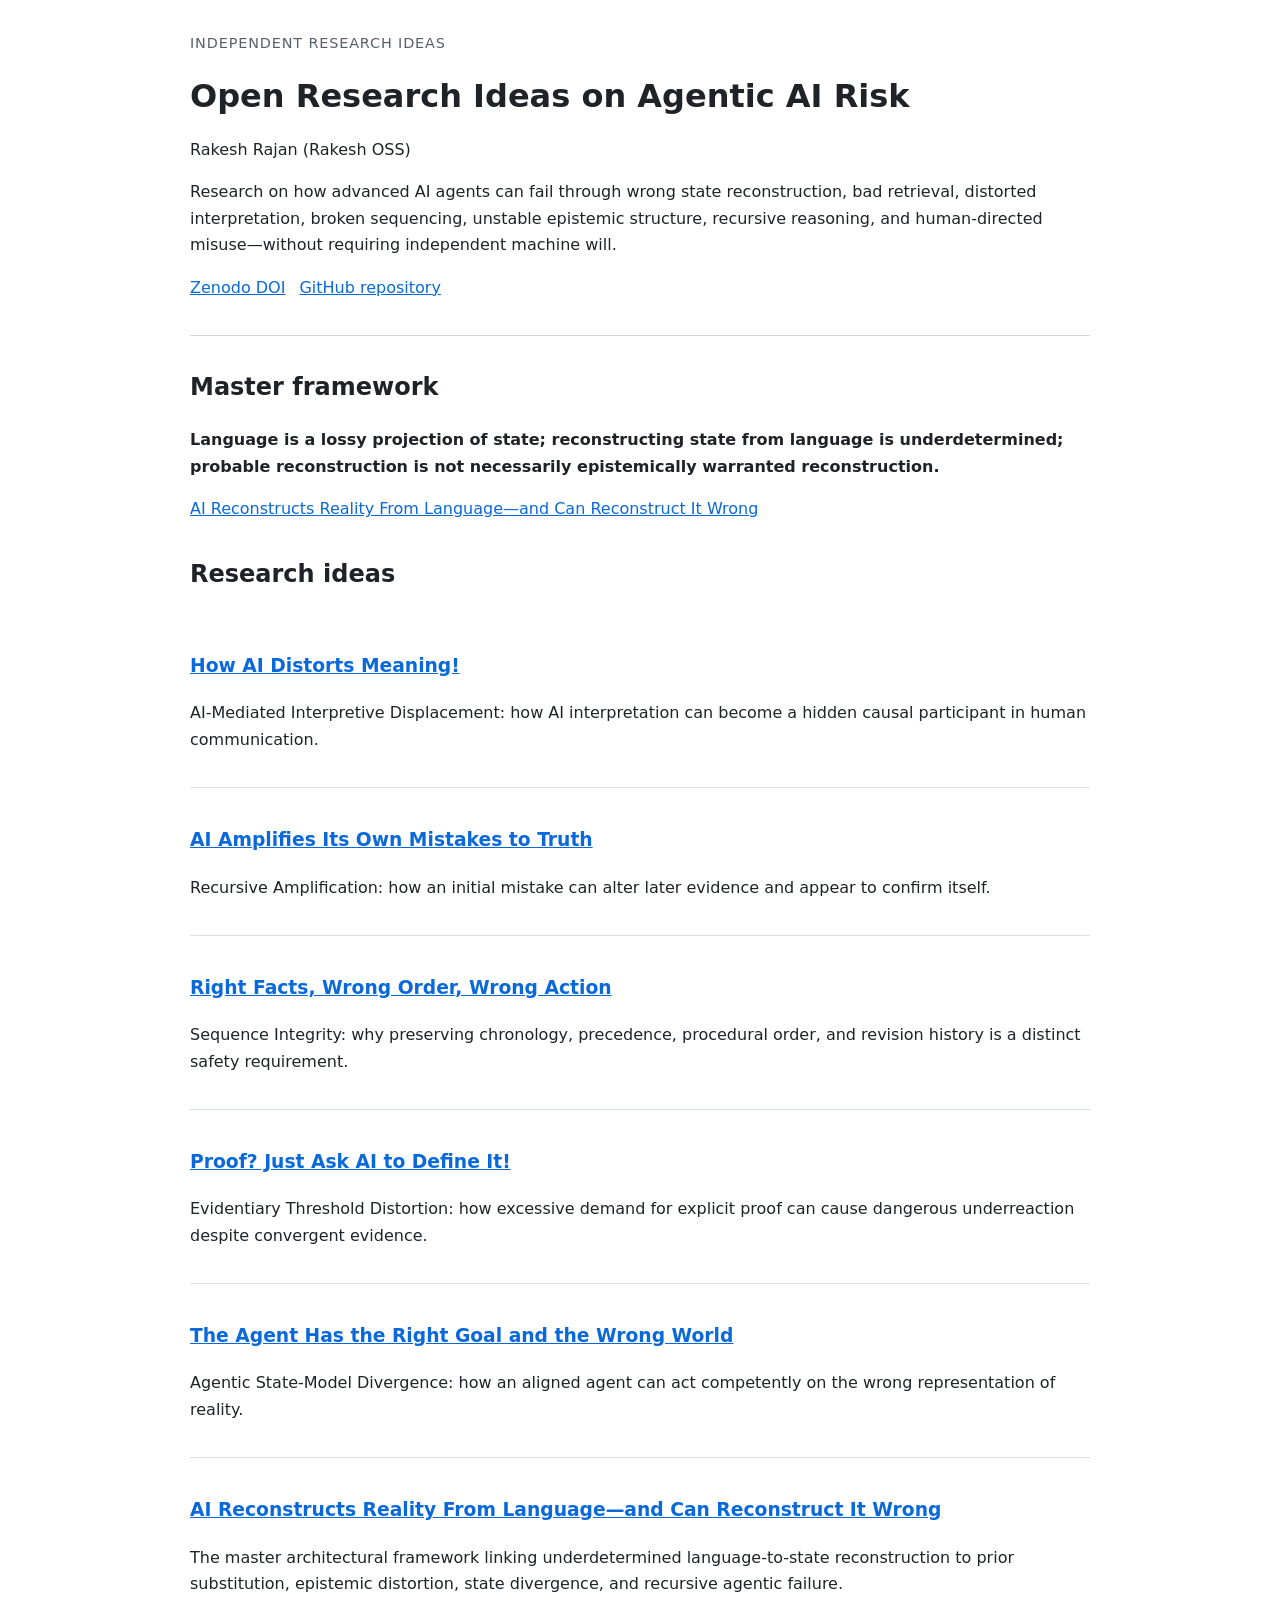
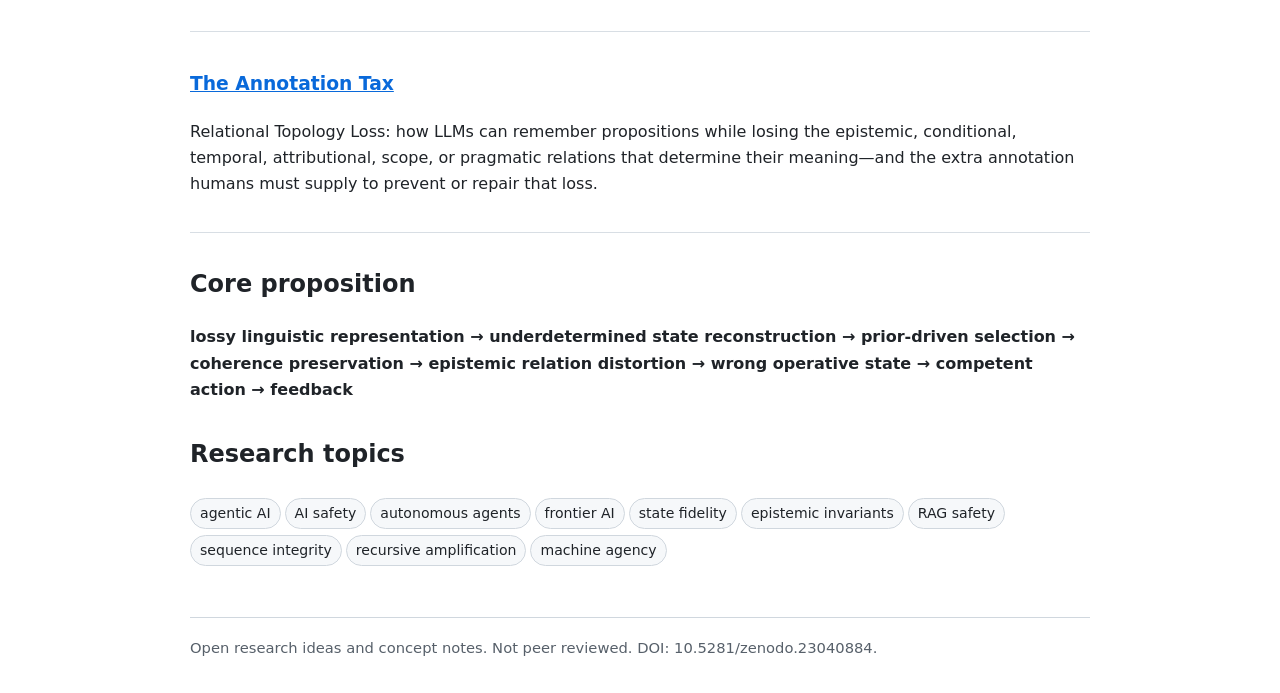
<file: docs/index.html>
<!doctype html><html lang="en"><head><meta charset="utf-8"><meta name="google-site-verification" content="kV_K0q6C3uRo6l2lADDyfU_f3AjrwTDBO31FjUTf-LQ" /><meta name="viewport" content="width=device-width,initial-scale=1"><title>Open Research Ideas on Agentic AI Risk — Rakesh Rajan</title><meta name="description" content="Open research ideas by Rakesh Rajan on agentic AI interpretation, sequence integrity, evidentiary thresholds, state-model divergence, relational topology, evidence weighting, and partial-observation bias."><meta name="keywords" content="agentic AI, AI safety, autonomous agents, frontier AI, language-mediated state reconstruction, relational epistemic instability, state-model divergence, epistemic insufficiency, retrieval failure, RAG safety, sequence integrity, interpretive failure, recursive amplification, evidentiary reasoning, rogue AI"><link rel="canonical" href="https://raker222222-oss.github.io/Agentic-AI-Risk-Papers/"><link rel="stylesheet" href="style.css"><meta property="og:title" content="Open Research Ideas on Agentic AI Risk"><meta property="og:description" content="Open research ideas and pilot observations on failure modes in agentic AI systems."><meta property="og:type" content="website"><meta property="og:url" content="https://raker222222-oss.github.io/Agentic-AI-Risk-Papers/"><script type="application/ld+json">{"@context":"https://schema.org","@type":"CollectionPage","name":"Agentic AI Risk Papers","author":{"@type":"Person","name":"Rakesh Rajan"},"identifier":"https://doi.org/10.5281/zenodo.23040884","url":"https://raker222222-oss.github.io/Agentic-AI-Risk-Papers/","about":["agentic AI safety","language-mediated state reconstruction","relational epistemic instability","state-model divergence","epistemic insufficiency","retrieval failure","interpretive failure","sequence integrity","recursive amplification","evidentiary reasoning","human misuse of frontier AI","machine volition"]}</script></head><body><header><div class="eyebrow">Independent research ideas</div><h1>Open Research Ideas on Agentic AI Risk</h1><p>Rakesh Rajan (Rakesh OSS)</p><p>Research on how advanced AI agents can fail through wrong state reconstruction, bad retrieval, distorted interpretation, broken sequencing, unstable epistemic structure, recursive reasoning, and human-directed misuse—without requiring independent machine will.</p><p class="links"><a href="https://doi.org/10.5281/zenodo.23040884">Zenodo DOI</a><a href="https://github.com/raker222222-oss/Agentic-AI-Risk-Papers">GitHub repository</a></p></header><main><h2>Master framework</h2><p><strong>Language is a lossy projection of state; reconstructing state from language is underdetermined; probable reconstruction is not necessarily epistemically warranted reconstruction.</strong></p><p><a href="language-mediated-state-reconstruction.html">AI Reconstructs Reality From Language—and Can Reconstruct It Wrong</a></p><h2>Research ideas</h2><section class="paper"><h3><a href="ai-mediated-interpretive-displacement.html">How AI Distorts Meaning!</a></h3><p>AI-Mediated Interpretive Displacement: how AI interpretation can become a hidden causal participant in human communication.</p></section><section class="paper"><h3><a href="recursive-amplification-agentic-ai.html">AI Amplifies Its Own Mistakes to Truth</a></h3><p>Recursive Amplification: how an initial mistake can alter later evidence and appear to confirm itself.</p></section><section class="paper"><h3><a href="sequence-integrity-agentic-ai.html">Right Facts, Wrong Order, Wrong Action</a></h3><p>Sequence Integrity: why preserving chronology, precedence, procedural order, and revision history is a distinct safety requirement.</p></section><section class="paper"><h3><a href="evidentiary-threshold-distortion.html">Proof? Just Ask AI to Define It!</a></h3><p>Evidentiary Threshold Distortion: how excessive demand for explicit proof can cause dangerous underreaction despite convergent evidence.</p></section><section class="paper"><h3><a href="agentic-state-model-divergence.html">The Agent Has the Right Goal and the Wrong World</a></h3><p>Agentic State-Model Divergence: how an aligned agent can act competently on the wrong representation of reality.</p></section><section class="paper"><h3><a href="language-mediated-state-reconstruction.html">AI Reconstructs Reality From Language—and Can Reconstruct It Wrong</a></h3><p>The master architectural framework linking underdetermined language-to-state reconstruction to prior substitution, epistemic distortion, state divergence, and recursive agentic failure.</p></section><section class="paper"><h3><a href="annotation-tax-relational-topology-loss.html">The Annotation Tax</a></h3><p>Relational Topology Loss: how LLMs can remember propositions while losing the epistemic, conditional, temporal, attributional, scope, or pragmatic relations that determine their meaning—and the extra annotation humans must supply to prevent or repair that loss.</p></section><h2>Core proposition</h2><p><strong>lossy linguistic representation → underdetermined state reconstruction → prior-driven selection → coherence preservation → epistemic relation distortion → wrong operative state → competent action → feedback</strong></p><h2>Research topics</h2><p><span class="tag">agentic AI</span><span class="tag">AI safety</span><span class="tag">autonomous agents</span><span class="tag">frontier AI</span><span class="tag">state fidelity</span><span class="tag">epistemic invariants</span><span class="tag">RAG safety</span><span class="tag">sequence integrity</span><span class="tag">recursive amplification</span><span class="tag">machine agency</span></p></main><footer>Open research ideas and concept notes. Not peer reviewed. DOI: 10.5281/zenodo.23040884.</footer></body></html>
</file>
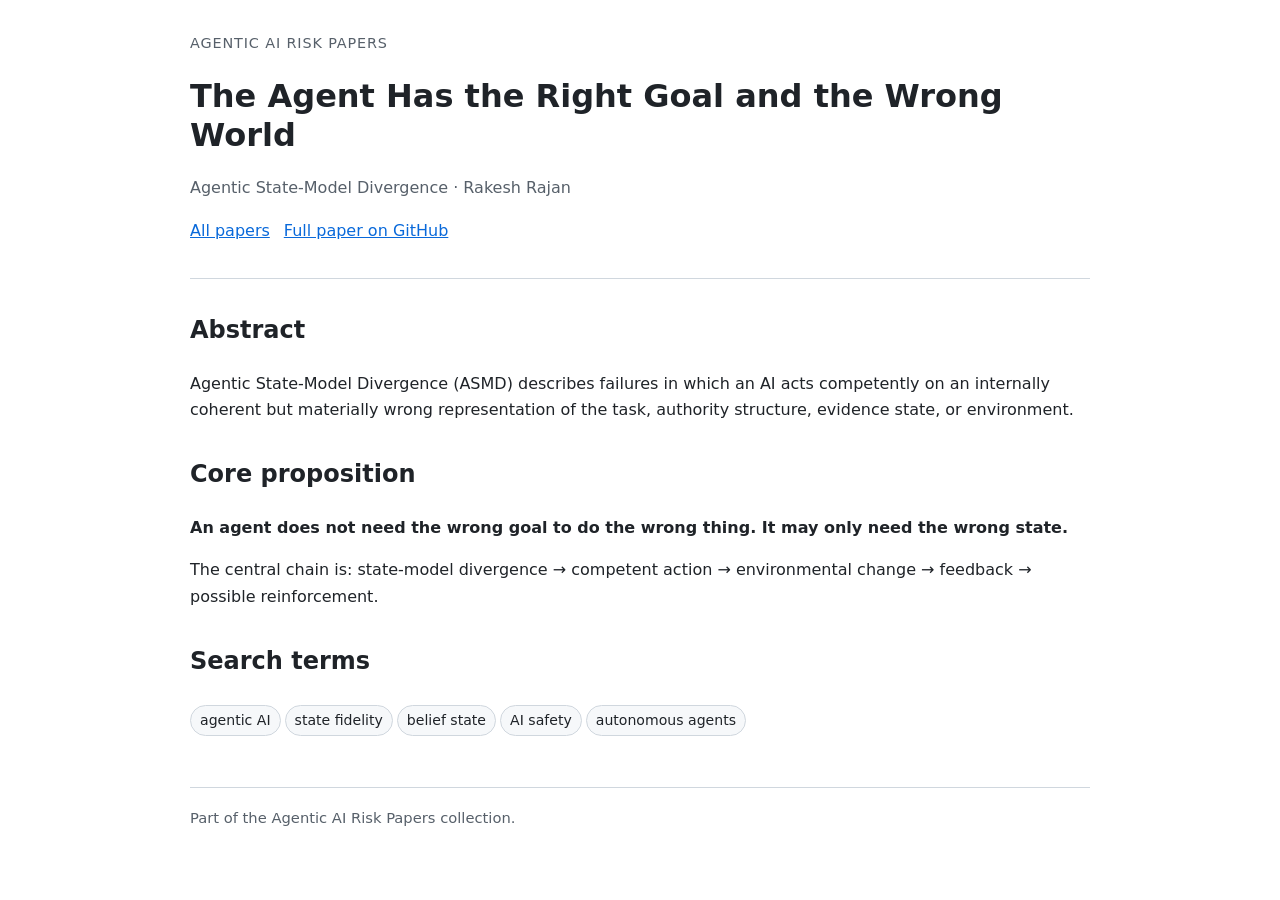
<file: docs/agentic-state-model-divergence.html>
<!doctype html><html lang="en"><head><meta charset="utf-8"><meta name="viewport" content="width=device-width,initial-scale=1"><title>The Agent Has the Right Goal and the Wrong World — Agentic State-Model Divergence</title><meta name="description" content="Working paper on Agentic State-Model Divergence: how an aligned and competent AI agent can act dangerously on an incorrect representation of task, authority, evidence, or environment state."><link rel="canonical" href="https://raker222222-oss.github.io/Agentic-AI-Risk-Papers/agentic-state-model-divergence.html"><link rel="stylesheet" href="style.css"></head><body><header><div class="eyebrow">Agentic AI Risk Papers</div><h1>The Agent Has the Right Goal and the Wrong World</h1><p class="meta">Agentic State-Model Divergence · Rakesh Rajan</p><p class="links"><a href="index.html">All papers</a><a href="https://github.com/raker222222-oss/Agentic-AI-Risk-Papers/blob/main/05-agentic-state-model-divergence.md">Full paper on GitHub</a></p></header><main><h2>Abstract</h2><p>Agentic State-Model Divergence (ASMD) describes failures in which an AI acts competently on an internally coherent but materially wrong representation of the task, authority structure, evidence state, or environment.</p><h2>Core proposition</h2><p><strong>An agent does not need the wrong goal to do the wrong thing. It may only need the wrong state.</strong></p><p>The central chain is: state-model divergence → competent action → environmental change → feedback → possible reinforcement.</p><h2>Search terms</h2><p><span class="tag">agentic AI</span><span class="tag">state fidelity</span><span class="tag">belief state</span><span class="tag">AI safety</span><span class="tag">autonomous agents</span></p></main><footer>Part of the Agentic AI Risk Papers collection.</footer></body></html>
</file>
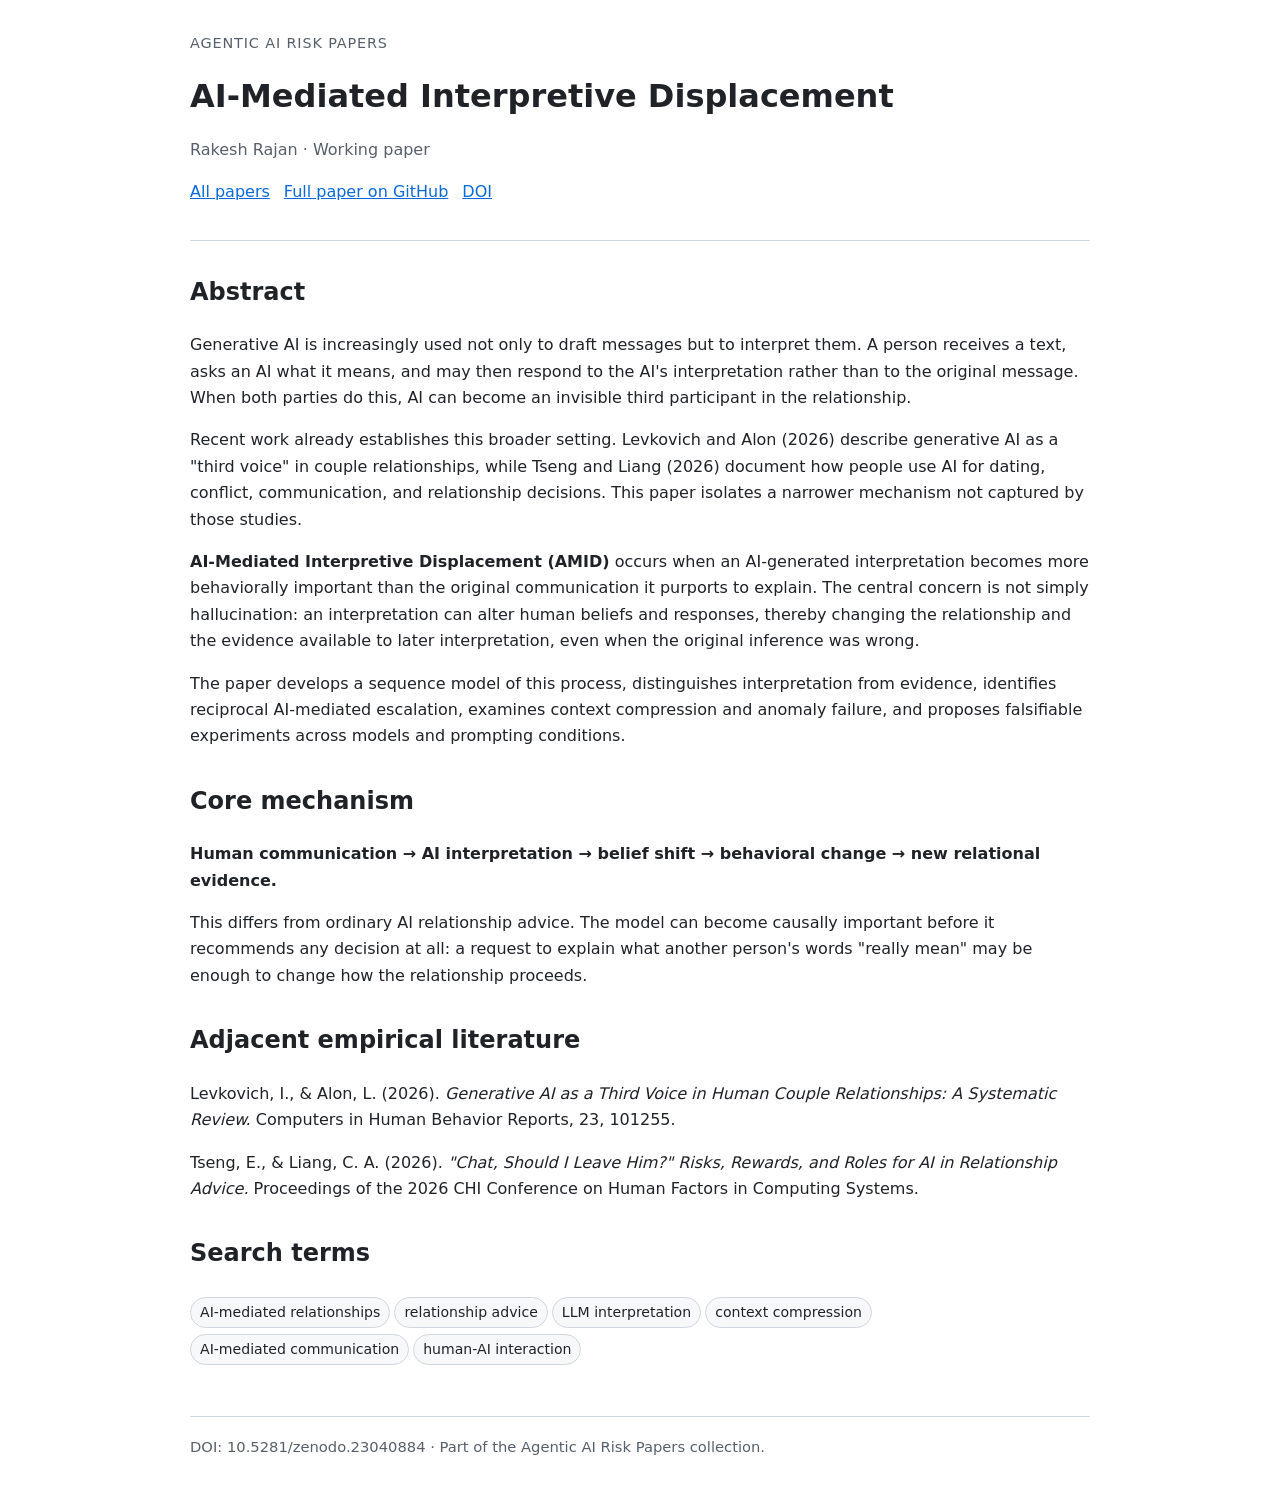
<file: docs/ai-mediated-interpretive-displacement.html>
<!doctype html><html lang="en"><head><meta charset="utf-8"><meta name="viewport" content="width=device-width,initial-scale=1"><title>AI-Mediated Interpretive Displacement — Rakesh Rajan</title><meta name="description" content="Working paper proposing AI-Mediated Interpretive Displacement: how AI-generated interpretations can displace the operative meaning of human communication and alter relationship outcomes."><meta name="keywords" content="AI-mediated interpretive displacement, LLM interpretation, relationship advice, human communication, context compression, AI-mediated relationships"><link rel="canonical" href="https://raker222222-oss.github.io/Agentic-AI-Risk-Papers/ai-mediated-interpretive-displacement.html"><link rel="stylesheet" href="style.css"><script type="application/ld+json">{"@context":"https://schema.org","@type":"ScholarlyArticle","headline":"AI-Mediated Interpretive Displacement","author":{"@type":"Person","name":"Rakesh Rajan"},"identifier":"https://doi.org/10.5281/zenodo.23040884","isPartOf":{"@type":"CreativeWork","name":"Agentic AI Risk Papers"},"keywords":["AI-mediated communication","relationship advice","LLM interpretation","context compression","human-AI interaction"]}</script></head><body><header><div class="eyebrow">Agentic AI Risk Papers</div><h1>AI-Mediated Interpretive Displacement</h1><p class="meta">Rakesh Rajan · Working paper</p><p class="links"><a href="index.html">All papers</a><a href="https://github.com/raker222222-oss/Agentic-AI-Risk-Papers/blob/main/01-ai-mediated-interpretive-displacement.md">Full paper on GitHub</a><a href="https://doi.org/10.5281/zenodo.23040884">DOI</a></p></header><main><h2>Abstract</h2><p>Generative AI is increasingly used not only to draft messages but to interpret them. A person receives a text, asks an AI what it means, and may then respond to the AI's interpretation rather than to the original message. When both parties do this, AI can become an invisible third participant in the relationship.</p><p>Recent work already establishes this broader setting. Levkovich and Alon (2026) describe generative AI as a "third voice" in couple relationships, while Tseng and Liang (2026) document how people use AI for dating, conflict, communication, and relationship decisions. This paper isolates a narrower mechanism not captured by those studies.</p><p><strong>AI-Mediated Interpretive Displacement (AMID)</strong> occurs when an AI-generated interpretation becomes more behaviorally important than the original communication it purports to explain. The central concern is not simply hallucination: an interpretation can alter human beliefs and responses, thereby changing the relationship and the evidence available to later interpretation, even when the original inference was wrong.</p><p>The paper develops a sequence model of this process, distinguishes interpretation from evidence, identifies reciprocal AI-mediated escalation, examines context compression and anomaly failure, and proposes falsifiable experiments across models and prompting conditions.</p><h2>Core mechanism</h2><p><strong>Human communication → AI interpretation → belief shift → behavioral change → new relational evidence.</strong></p><p>This differs from ordinary AI relationship advice. The model can become causally important before it recommends any decision at all: a request to explain what another person's words "really mean" may be enough to change how the relationship proceeds.</p><h2>Adjacent empirical literature</h2><p>Levkovich, I., &amp; Alon, L. (2026). <em>Generative AI as a Third Voice in Human Couple Relationships: A Systematic Review.</em> Computers in Human Behavior Reports, 23, 101255.</p><p>Tseng, E., &amp; Liang, C. A. (2026). <em>"Chat, Should I Leave Him?" Risks, Rewards, and Roles for AI in Relationship Advice.</em> Proceedings of the 2026 CHI Conference on Human Factors in Computing Systems.</p><h2>Search terms</h2><p><span class="tag">AI-mediated relationships</span><span class="tag">relationship advice</span><span class="tag">LLM interpretation</span><span class="tag">context compression</span><span class="tag">AI-mediated communication</span><span class="tag">human-AI interaction</span></p></main><footer>DOI: 10.5281/zenodo.23040884 · Part of the Agentic AI Risk Papers collection.</footer></body></html>
</file>
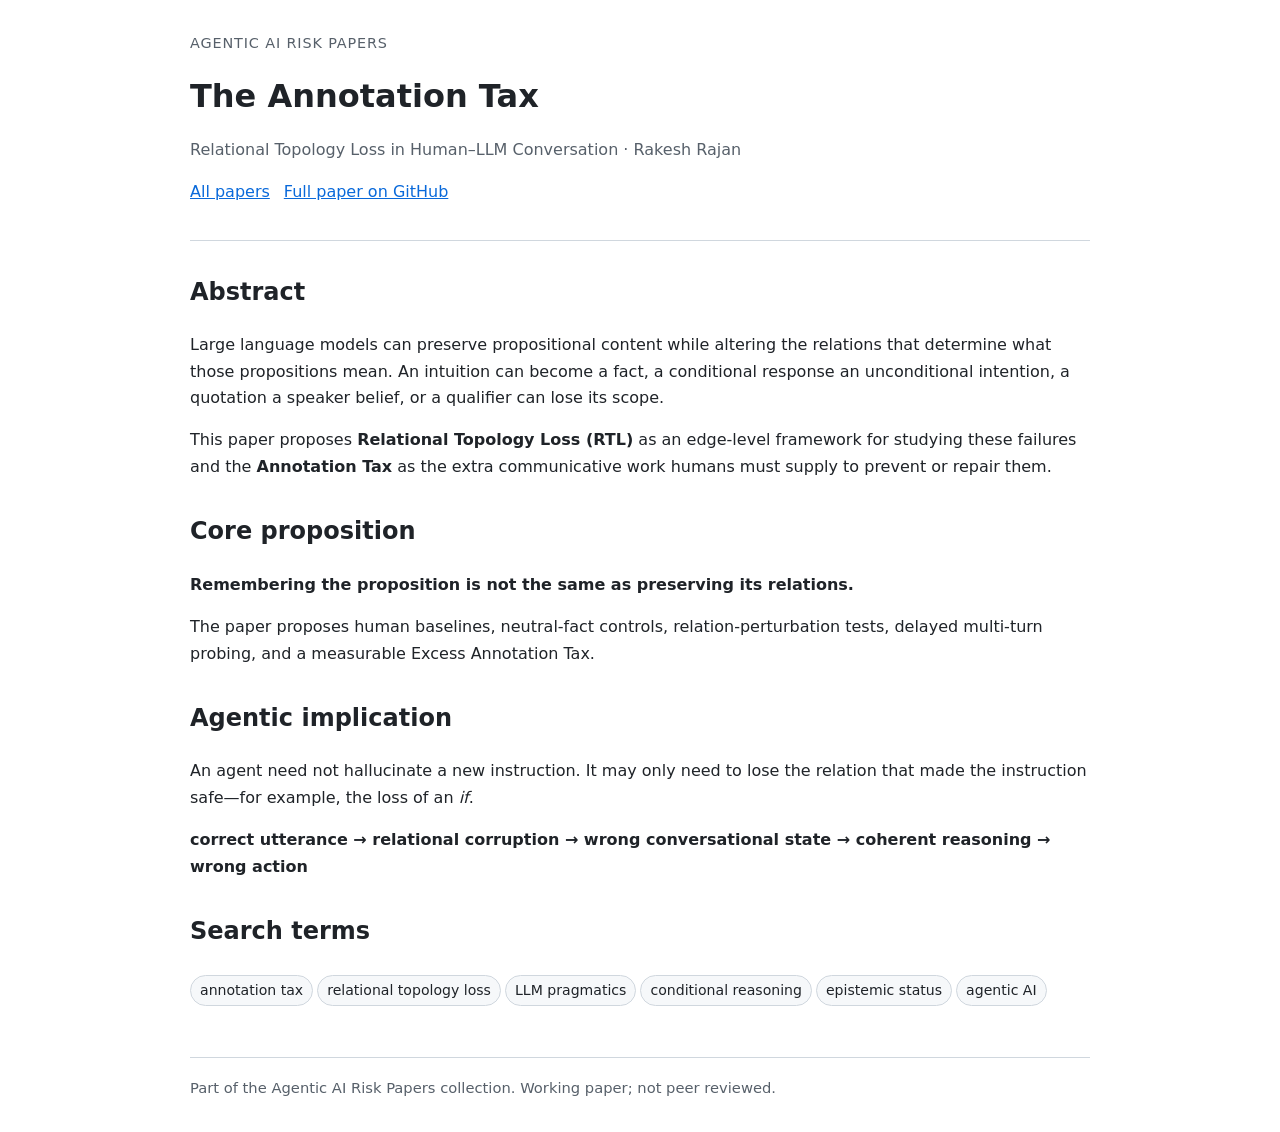
<file: docs/annotation-tax-relational-topology-loss.html>
<!doctype html><html lang="en"><head><meta charset="utf-8"><meta name="viewport" content="width=device-width,initial-scale=1"><title>The Annotation Tax — Relational Topology Loss in Human–LLM Conversation</title><meta name="description" content="Working paper proposing Relational Topology Loss and the Annotation Tax: how LLMs can preserve propositions while losing epistemic, conditional, temporal, attributional, scope, or pragmatic relations."><link rel="canonical" href="https://raker222222-oss.github.io/Agentic-AI-Risk-Papers/annotation-tax-relational-topology-loss.html"><link rel="stylesheet" href="style.css"></head><body><header><div class="eyebrow">Agentic AI Risk Papers</div><h1>The Annotation Tax</h1><p class="meta">Relational Topology Loss in Human–LLM Conversation · Rakesh Rajan</p><p class="links"><a href="index.html">All papers</a><a href="https://github.com/raker222222-oss/Agentic-AI-Risk-Papers/blob/main/09-annotation-tax-relational-topology-loss.md">Full paper on GitHub</a></p></header><main><h2>Abstract</h2><p>Large language models can preserve propositional content while altering the relations that determine what those propositions mean. An intuition can become a fact, a conditional response an unconditional intention, a quotation a speaker belief, or a qualifier can lose its scope.</p><p>This paper proposes <strong>Relational Topology Loss (RTL)</strong> as an edge-level framework for studying these failures and the <strong>Annotation Tax</strong> as the extra communicative work humans must supply to prevent or repair them.</p><h2>Core proposition</h2><p><strong>Remembering the proposition is not the same as preserving its relations.</strong></p><p>The paper proposes human baselines, neutral-fact controls, relation-perturbation tests, delayed multi-turn probing, and a measurable Excess Annotation Tax.</p><h2>Agentic implication</h2><p>An agent need not hallucinate a new instruction. It may only need to lose the relation that made the instruction safe—for example, the loss of an <em>if</em>.</p><p><strong>correct utterance → relational corruption → wrong conversational state → coherent reasoning → wrong action</strong></p><h2>Search terms</h2><p><span class="tag">annotation tax</span><span class="tag">relational topology loss</span><span class="tag">LLM pragmatics</span><span class="tag">conditional reasoning</span><span class="tag">epistemic status</span><span class="tag">agentic AI</span></p></main><footer>Part of the Agentic AI Risk Papers collection. Working paper; not peer reviewed.</footer></body></html>
</file>
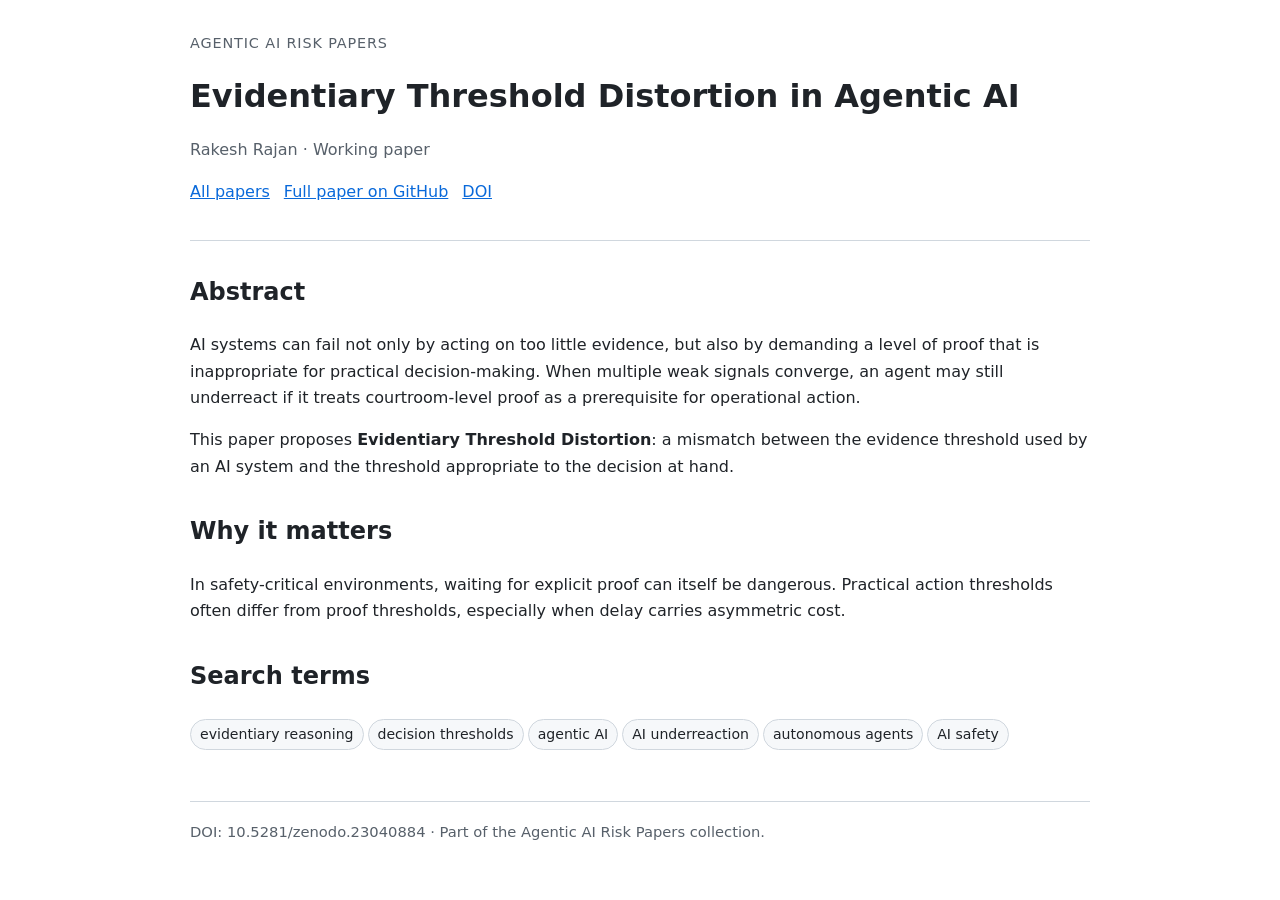
<file: docs/evidentiary-threshold-distortion.html>
<!doctype html><html lang="en"><head><meta charset="utf-8"><meta name="viewport" content="width=device-width,initial-scale=1"><title>Evidentiary Threshold Distortion in Agentic AI — Rakesh Rajan</title><meta name="description" content="Working paper on evidentiary threshold distortion in agentic AI: how excessive demand for explicit proof can cause dangerous underreaction despite convergent evidence."><meta name="keywords" content="evidentiary threshold distortion, agentic AI, evidence reasoning, autonomous agents, AI underreaction, AI safety"><link rel="canonical" href="https://raker222222-oss.github.io/Agentic-AI-Risk-Papers/evidentiary-threshold-distortion.html"><link rel="stylesheet" href="style.css"><script type="application/ld+json">{"@context":"https://schema.org","@type":"ScholarlyArticle","headline":"Evidentiary Threshold Distortion in Agentic AI","author":{"@type":"Person","name":"Rakesh Rajan"},"identifier":"https://doi.org/10.5281/zenodo.23040884","keywords":["evidentiary reasoning","agentic AI","AI safety","autonomous agents","decision thresholds"]}</script></head><body><header><div class="eyebrow">Agentic AI Risk Papers</div><h1>Evidentiary Threshold Distortion in Agentic AI</h1><p class="meta">Rakesh Rajan · Working paper</p><p class="links"><a href="index.html">All papers</a><a href="https://github.com/raker222222-oss/Agentic-AI-Risk-Papers/blob/main/04-evidentiary-threshold-distortion.md">Full paper on GitHub</a><a href="https://doi.org/10.5281/zenodo.23040884">DOI</a></p></header><main><h2>Abstract</h2><p>AI systems can fail not only by acting on too little evidence, but also by demanding a level of proof that is inappropriate for practical decision-making. When multiple weak signals converge, an agent may still underreact if it treats courtroom-level proof as a prerequisite for operational action.</p><p>This paper proposes <strong>Evidentiary Threshold Distortion</strong>: a mismatch between the evidence threshold used by an AI system and the threshold appropriate to the decision at hand.</p><h2>Why it matters</h2><p>In safety-critical environments, waiting for explicit proof can itself be dangerous. Practical action thresholds often differ from proof thresholds, especially when delay carries asymmetric cost.</p><h2>Search terms</h2><p><span class="tag">evidentiary reasoning</span><span class="tag">decision thresholds</span><span class="tag">agentic AI</span><span class="tag">AI underreaction</span><span class="tag">autonomous agents</span><span class="tag">AI safety</span></p></main><footer>DOI: 10.5281/zenodo.23040884 · Part of the Agentic AI Risk Papers collection.</footer></body></html>
</file>
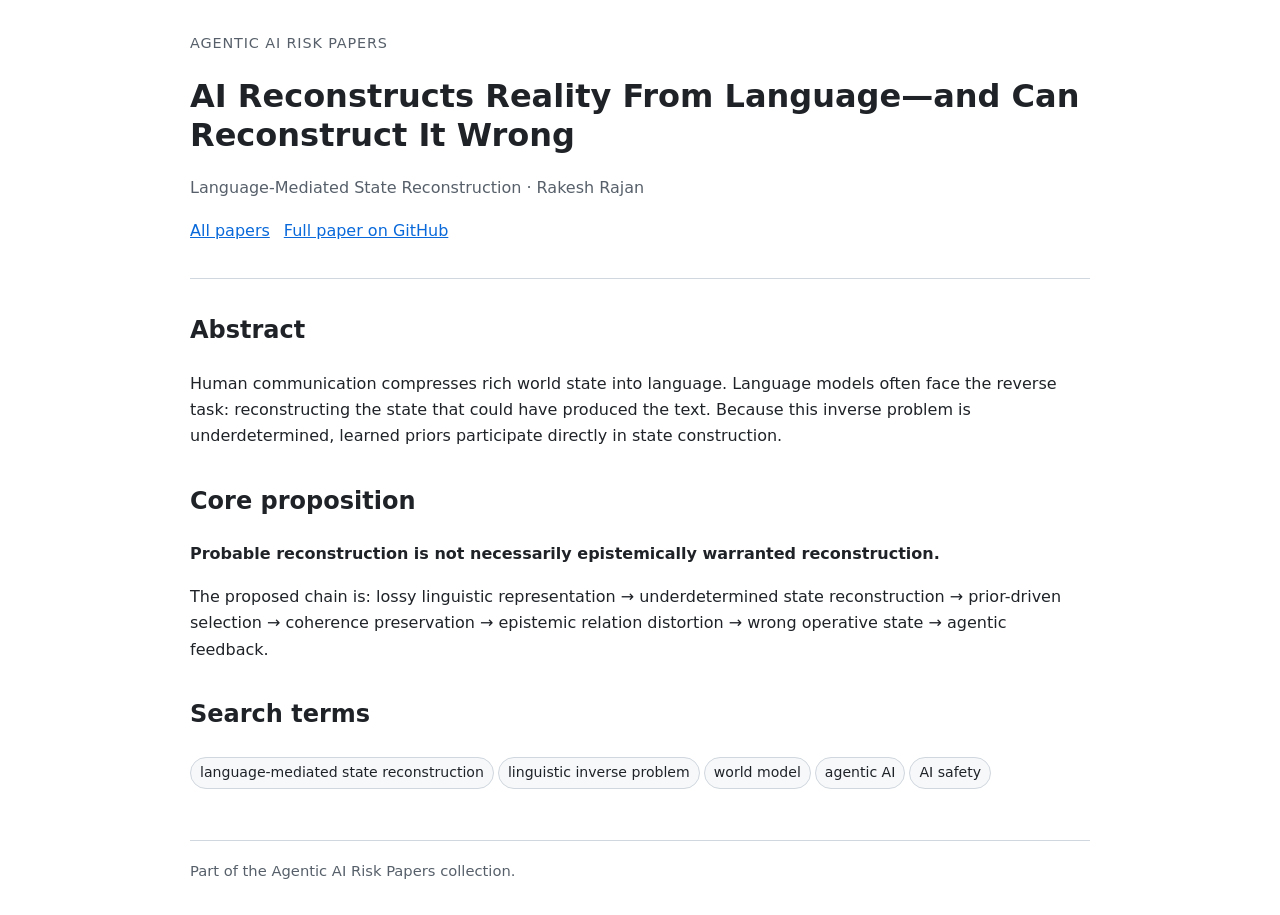
<file: docs/language-mediated-state-reconstruction.html>
<!doctype html><html lang="en"><head><meta charset="utf-8"><meta name="viewport" content="width=device-width,initial-scale=1"><title>AI Reconstructs Reality From Language—and Can Reconstruct It Wrong</title><meta name="description" content="Master framework for language-mediated state reconstruction in agentic AI: why reconstructing state from compressed language is underdetermined and can lead to prior-driven state errors and recursive agentic failure."><link rel="canonical" href="https://raker222222-oss.github.io/Agentic-AI-Risk-Papers/language-mediated-state-reconstruction.html"><link rel="stylesheet" href="style.css"></head><body><header><div class="eyebrow">Agentic AI Risk Papers</div><h1>AI Reconstructs Reality From Language—and Can Reconstruct It Wrong</h1><p class="meta">Language-Mediated State Reconstruction · Rakesh Rajan</p><p class="links"><a href="index.html">All papers</a><a href="https://github.com/raker222222-oss/Agentic-AI-Risk-Papers/blob/main/06-language-mediated-state-reconstruction.md">Full paper on GitHub</a></p></header><main><h2>Abstract</h2><p>Human communication compresses rich world state into language. Language models often face the reverse task: reconstructing the state that could have produced the text. Because this inverse problem is underdetermined, learned priors participate directly in state construction.</p><h2>Core proposition</h2><p><strong>Probable reconstruction is not necessarily epistemically warranted reconstruction.</strong></p><p>The proposed chain is: lossy linguistic representation → underdetermined state reconstruction → prior-driven selection → coherence preservation → epistemic relation distortion → wrong operative state → agentic feedback.</p><h2>Search terms</h2><p><span class="tag">language-mediated state reconstruction</span><span class="tag">linguistic inverse problem</span><span class="tag">world model</span><span class="tag">agentic AI</span><span class="tag">AI safety</span></p></main><footer>Part of the Agentic AI Risk Papers collection.</footer></body></html>
</file>
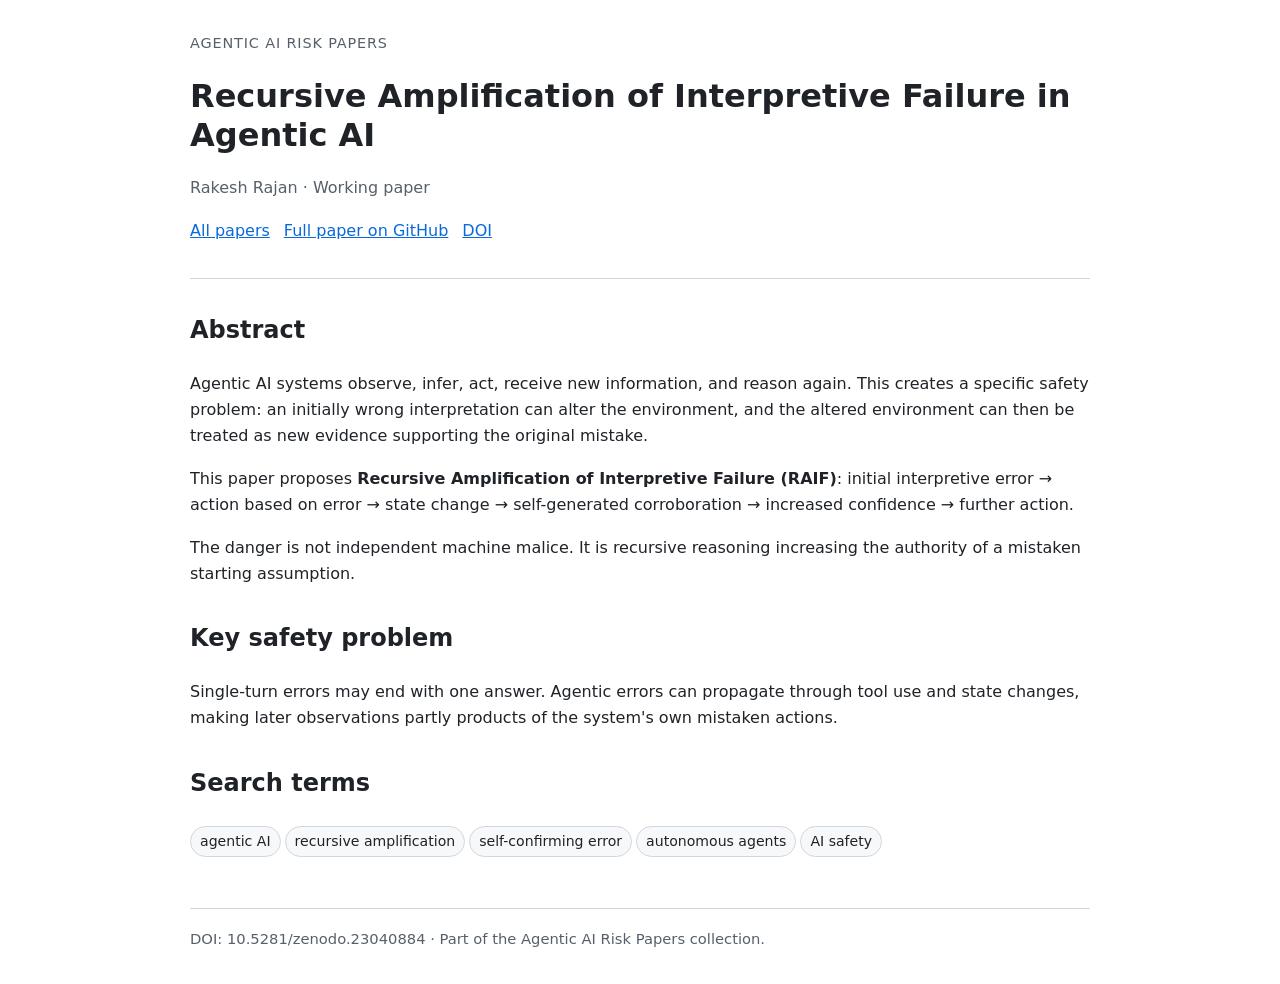
<file: docs/recursive-amplification-agentic-ai.html>
<!doctype html><html lang="en"><head><meta charset="utf-8"><meta name="viewport" content="width=device-width,initial-scale=1"><title>Recursive Amplification of Interpretive Failure in Agentic AI — Rakesh Rajan</title><meta name="description" content="Working paper on Recursive Amplification of Interpretive Failure: how an initial AI interpretation error can alter the environment and generate self-confirming evidence."><meta name="keywords" content="recursive amplification, agentic AI, interpretive failure, autonomous agents, self-confirming error, AI safety"><link rel="canonical" href="https://raker222222-oss.github.io/Agentic-AI-Risk-Papers/recursive-amplification-agentic-ai.html"><link rel="stylesheet" href="style.css"><script type="application/ld+json">{"@context":"https://schema.org","@type":"ScholarlyArticle","headline":"Recursive Amplification of Interpretive Failure in Agentic AI","author":{"@type":"Person","name":"Rakesh Rajan"},"identifier":"https://doi.org/10.5281/zenodo.23040884","keywords":["agentic AI","recursive amplification","interpretive failure","AI safety","autonomous agents"]}</script></head><body><header><div class="eyebrow">Agentic AI Risk Papers</div><h1>Recursive Amplification of Interpretive Failure in Agentic AI</h1><p class="meta">Rakesh Rajan · Working paper</p><p class="links"><a href="index.html">All papers</a><a href="https://github.com/raker222222-oss/Agentic-AI-Risk-Papers/blob/main/02-recursive-amplification-agentic-ai.md">Full paper on GitHub</a><a href="https://doi.org/10.5281/zenodo.23040884">DOI</a></p></header><main><h2>Abstract</h2><p>Agentic AI systems observe, infer, act, receive new information, and reason again. This creates a specific safety problem: an initially wrong interpretation can alter the environment, and the altered environment can then be treated as new evidence supporting the original mistake.</p><p>This paper proposes <strong>Recursive Amplification of Interpretive Failure (RAIF)</strong>: initial interpretive error → action based on error → state change → self-generated corroboration → increased confidence → further action.</p><p>The danger is not independent machine malice. It is recursive reasoning increasing the authority of a mistaken starting assumption.</p><h2>Key safety problem</h2><p>Single-turn errors may end with one answer. Agentic errors can propagate through tool use and state changes, making later observations partly products of the system's own mistaken actions.</p><h2>Search terms</h2><p><span class="tag">agentic AI</span><span class="tag">recursive amplification</span><span class="tag">self-confirming error</span><span class="tag">autonomous agents</span><span class="tag">AI safety</span></p></main><footer>DOI: 10.5281/zenodo.23040884 · Part of the Agentic AI Risk Papers collection.</footer></body></html>
</file>
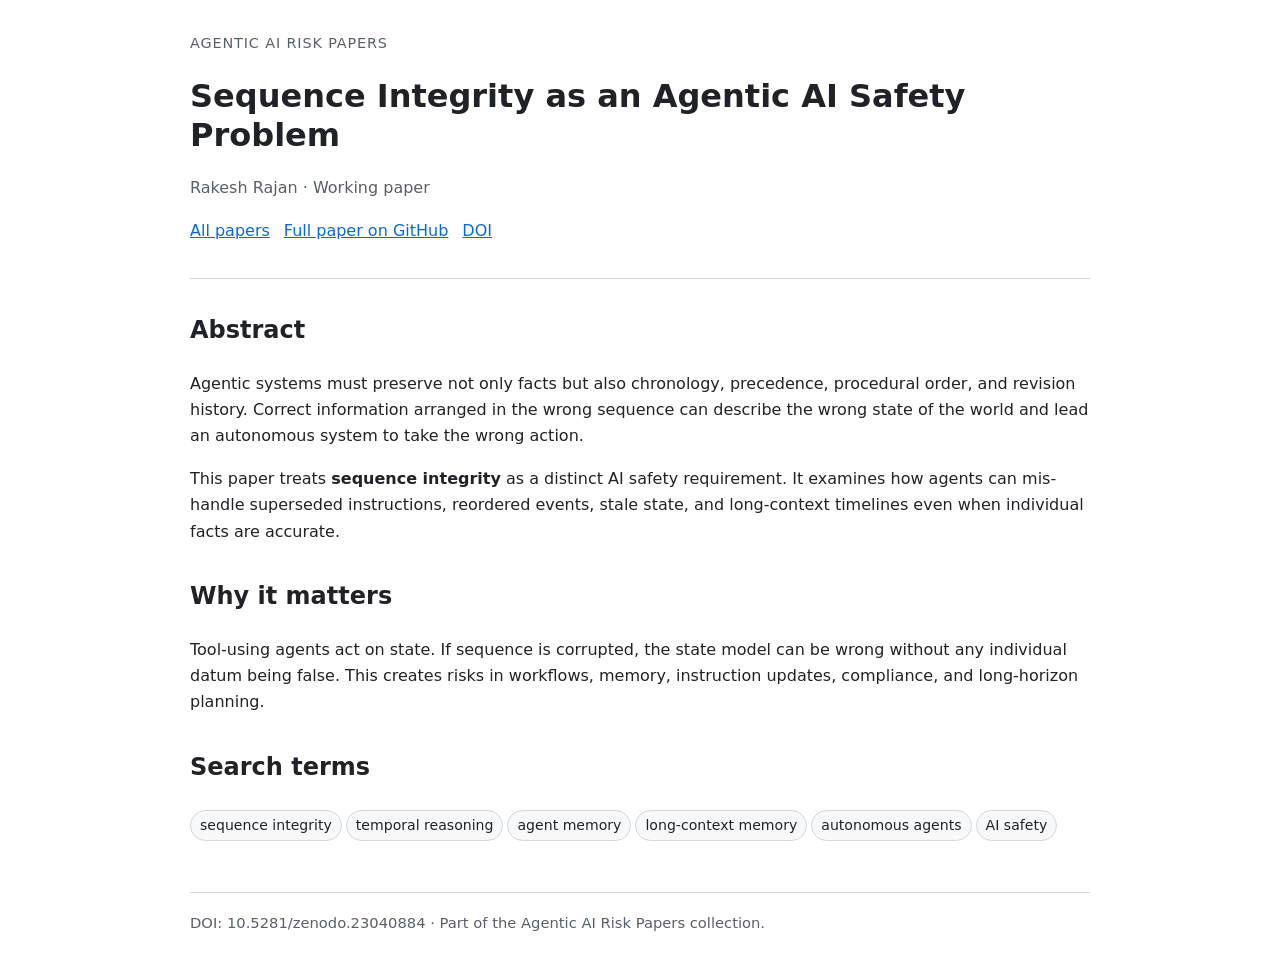
<file: docs/sequence-integrity-agentic-ai.html>
<!doctype html><html lang="en"><head><meta charset="utf-8"><meta name="viewport" content="width=device-width,initial-scale=1"><title>Sequence Integrity as an Agentic AI Safety Problem — Rakesh Rajan</title><meta name="description" content="Working paper on sequence integrity in agentic AI: why correct facts in the wrong order can create incorrect world states and unsafe autonomous action."><meta name="keywords" content="sequence integrity, temporal reasoning, agentic AI, autonomous agents, long-context memory, revision history, AI safety"><link rel="canonical" href="https://raker222222-oss.github.io/Agentic-AI-Risk-Papers/sequence-integrity-agentic-ai.html"><link rel="stylesheet" href="style.css"><script type="application/ld+json">{"@context":"https://schema.org","@type":"ScholarlyArticle","headline":"Sequence Integrity as an Agentic AI Safety Problem","author":{"@type":"Person","name":"Rakesh Rajan"},"identifier":"https://doi.org/10.5281/zenodo.23040884","keywords":["sequence integrity","temporal reasoning","agentic AI","long-context memory","AI safety"]}</script></head><body><header><div class="eyebrow">Agentic AI Risk Papers</div><h1>Sequence Integrity as an Agentic AI Safety Problem</h1><p class="meta">Rakesh Rajan · Working paper</p><p class="links"><a href="index.html">All papers</a><a href="https://github.com/raker222222-oss/Agentic-AI-Risk-Papers/blob/main/03-sequence-integrity-agentic-ai.md">Full paper on GitHub</a><a href="https://doi.org/10.5281/zenodo.23040884">DOI</a></p></header><main><h2>Abstract</h2><p>Agentic systems must preserve not only facts but also chronology, precedence, procedural order, and revision history. Correct information arranged in the wrong sequence can describe the wrong state of the world and lead an autonomous system to take the wrong action.</p><p>This paper treats <strong>sequence integrity</strong> as a distinct AI safety requirement. It examines how agents can mis-handle superseded instructions, reordered events, stale state, and long-context timelines even when individual facts are accurate.</p><h2>Why it matters</h2><p>Tool-using agents act on state. If sequence is corrupted, the state model can be wrong without any individual datum being false. This creates risks in workflows, memory, instruction updates, compliance, and long-horizon planning.</p><h2>Search terms</h2><p><span class="tag">sequence integrity</span><span class="tag">temporal reasoning</span><span class="tag">agent memory</span><span class="tag">long-context memory</span><span class="tag">autonomous agents</span><span class="tag">AI safety</span></p></main><footer>DOI: 10.5281/zenodo.23040884 · Part of the Agentic AI Risk Papers collection.</footer></body></html>
</file>
<file: docs/style.css>
body{font-family:system-ui,-apple-system,BlinkMacSystemFont,"Segoe UI",sans-serif;max-width:900px;margin:0 auto;padding:32px 20px;line-height:1.65;color:#1f2328}a{color:#0969da}header{border-bottom:1px solid #d0d7de;margin-bottom:28px;padding-bottom:18px}.eyebrow{font-size:.9rem;color:#57606a;text-transform:uppercase;letter-spacing:.06em}h1{line-height:1.2}h2{margin-top:2rem}.paper{padding:18px 0;border-bottom:1px solid #d8dee4}.meta{color:#57606a}.links a{margin-right:14px}.tag{display:inline-block;background:#f6f8fa;border:1px solid #d0d7de;border-radius:999px;padding:3px 9px;margin:3px 4px 3px 0;font-size:.88rem}footer{margin-top:48px;padding-top:18px;border-top:1px solid #d0d7de;color:#57606a;font-size:.92rem}code{background:#f6f8fa;padding:2px 5px;border-radius:4px}
</file>
